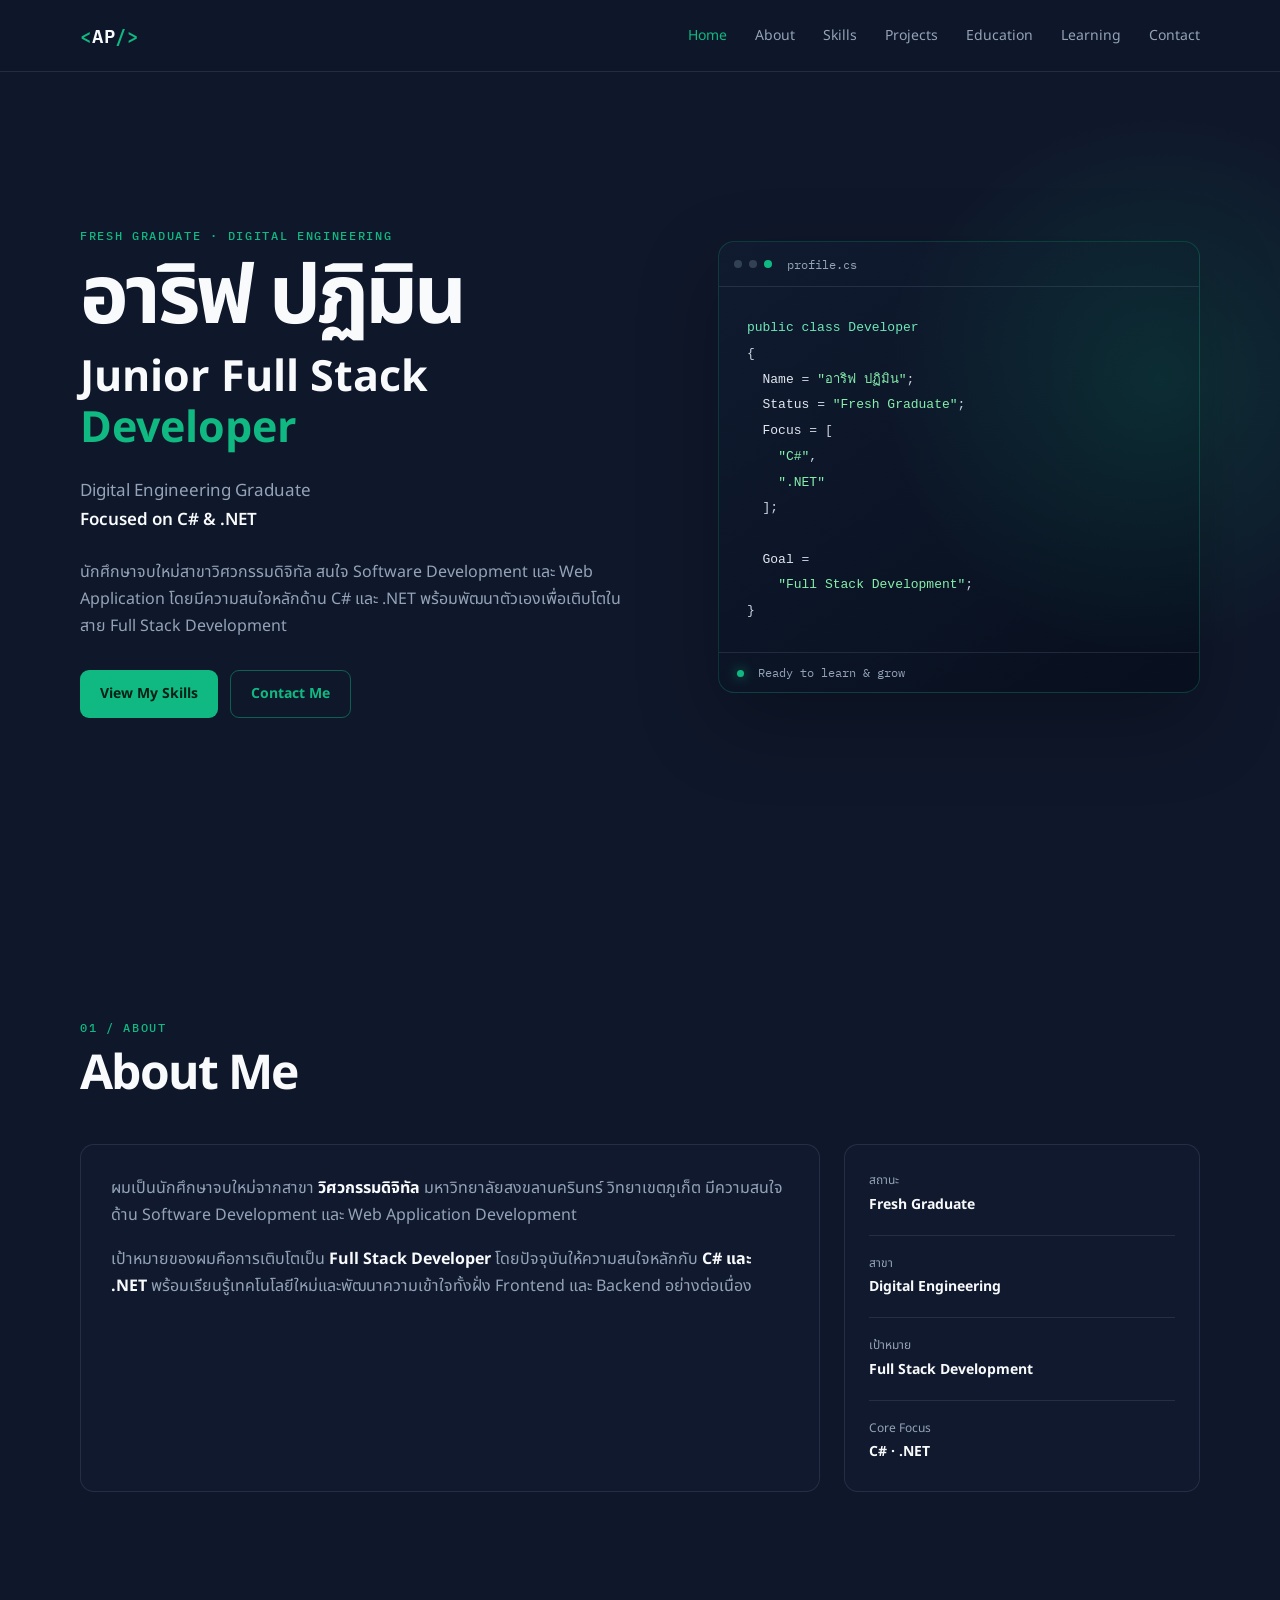
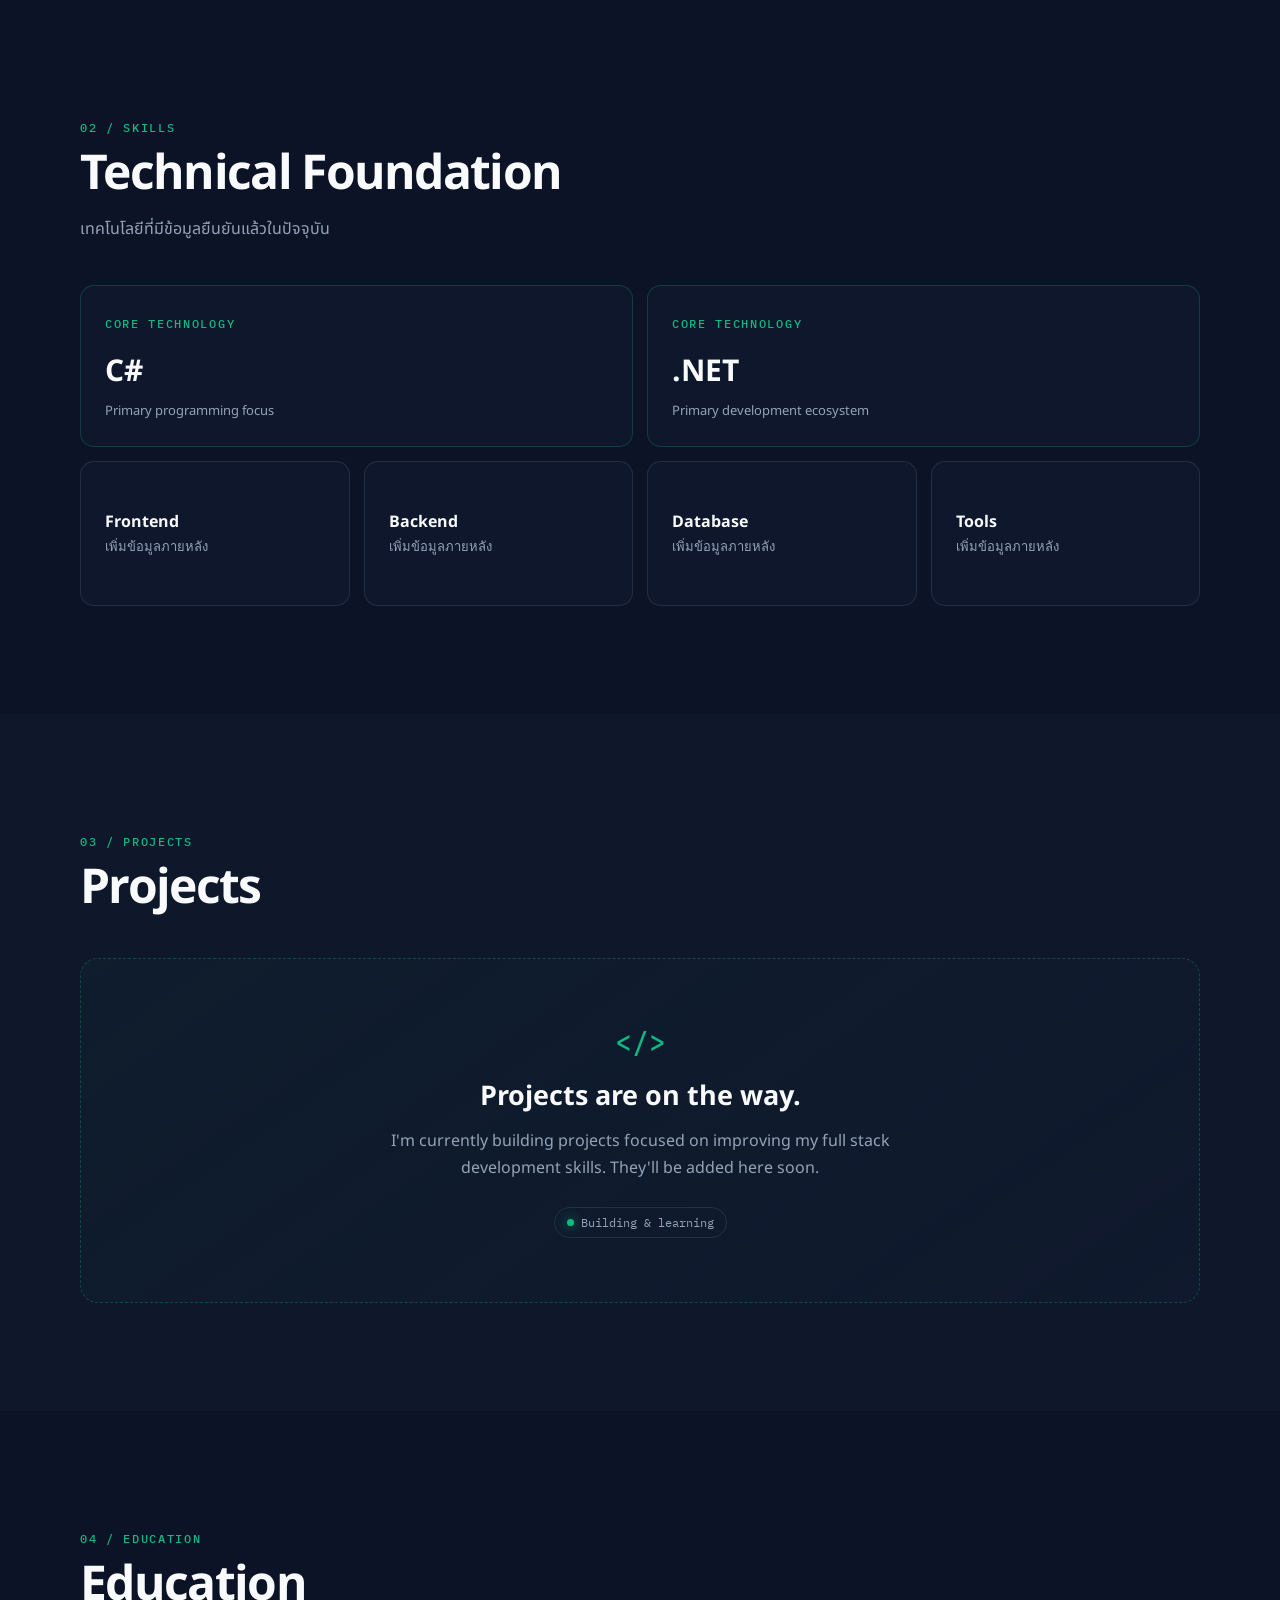
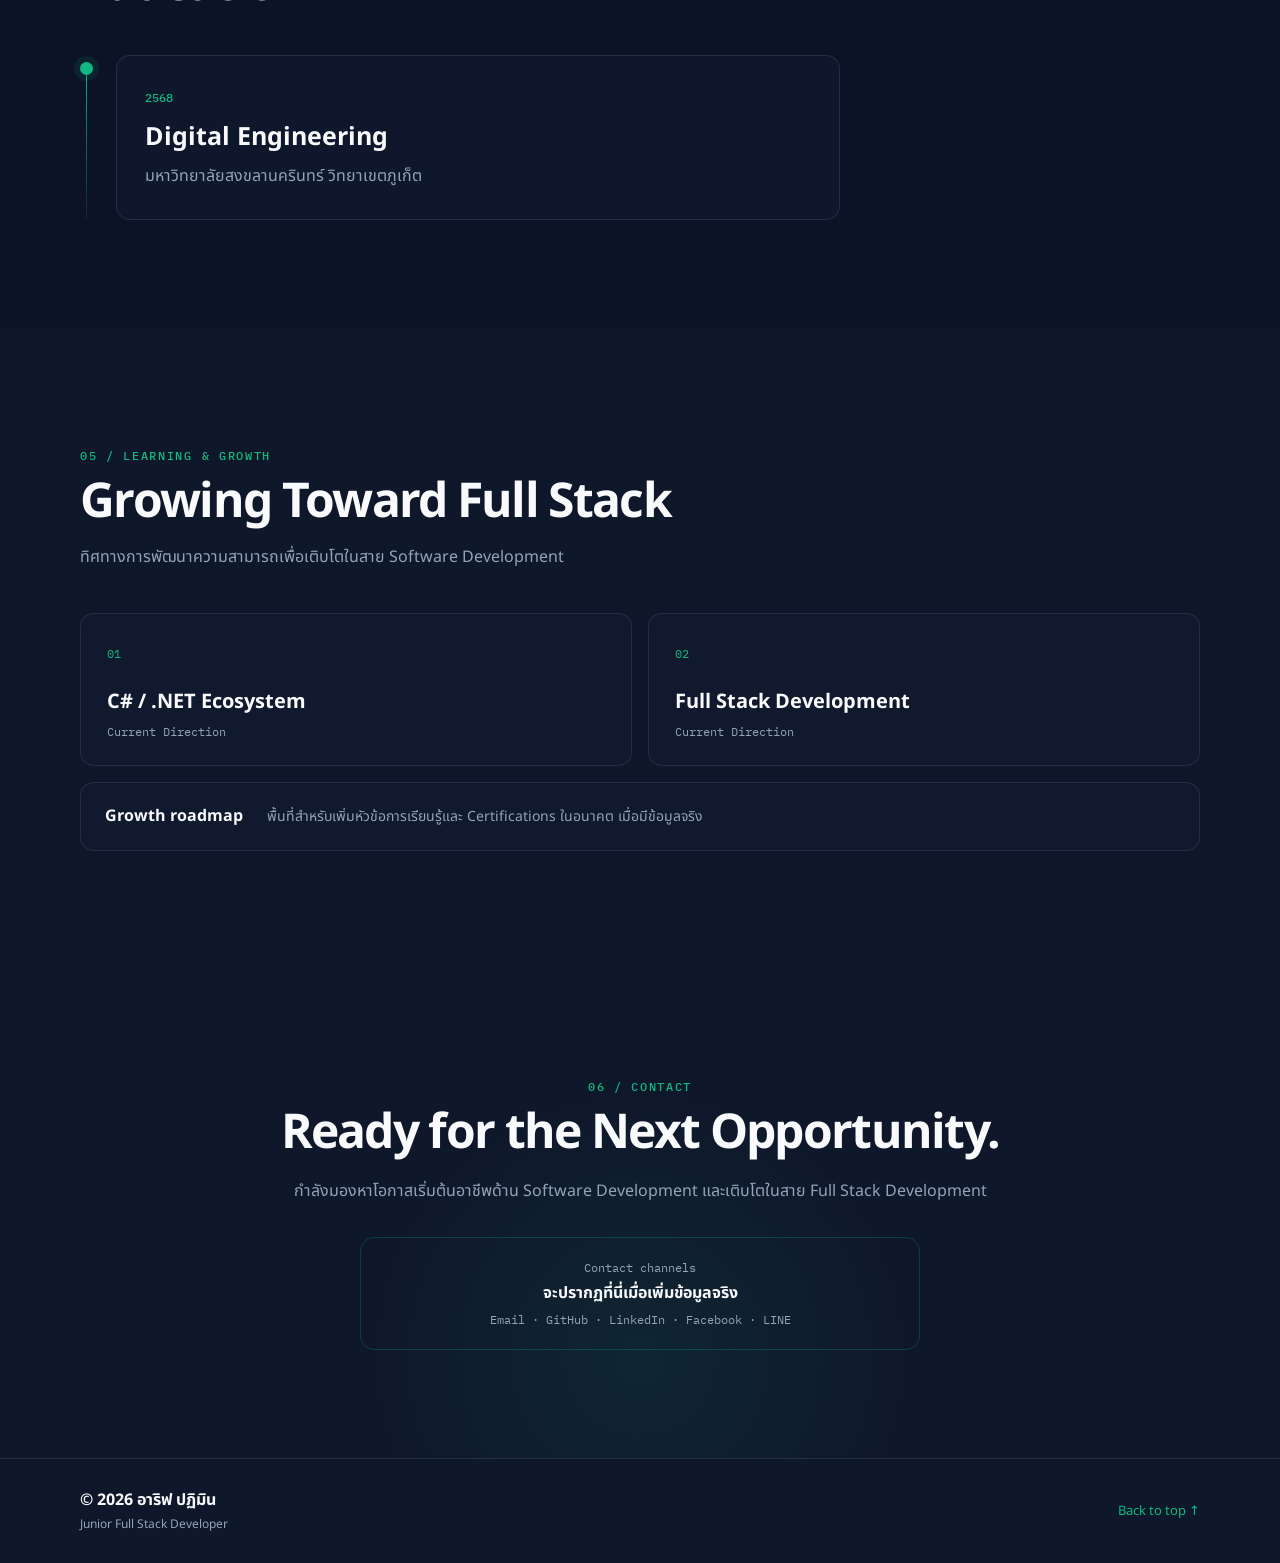
<file: index.html>
<!doctype html>
<html lang="th">
<head>
  <meta charset="utf-8">
  <meta name="viewport" content="width=device-width,initial-scale=1">
  <meta name="theme-color" content="#0F172A">
  <meta name="description" content="Portfolio ของ อาริฟ ปฏิมิน — Digital Engineering Fresh Graduate ที่สนใจ Junior Full Stack Developer โดยมุ่งเน้น C# และ .NET">
  <meta property="og:title" content="อาริฟ ปฏิมิน | Junior Full Stack Developer">
  <meta property="og:description" content="Digital Engineering Fresh Graduate focused on C# & .NET and growing toward Full Stack Development.">
  <meta property="og:type" content="website">
  <title>อาริฟ ปฏิมิน | Junior Full Stack Developer</title>
  <link rel="stylesheet" href="styles.css">
  <script src="script.js" defer></script>
</head>
<body>
  <a class="skip-link" href="#main">ข้ามไปยังเนื้อหาหลัก</a>

  <header class="site-header" id="top">
    <nav class="nav container" aria-label="เมนูหลัก">
      <a class="brand" href="#home" aria-label="กลับไปหน้าแรก"><span>&lt;</span>AP<span>/&gt;</span></a>
      <button class="menu-toggle" type="button" aria-expanded="false" aria-controls="nav-links" aria-label="เปิดเมนู">
        <span></span><span></span><span></span>
      </button>
      <div class="nav-links" id="nav-links">
        <a href="#home">Home</a>
        <a href="#about">About</a>
        <a href="#skills">Skills</a>
        <a href="#projects">Projects</a>
        <a href="#education">Education</a>
        <a href="#learning">Learning</a>
        <a href="#contact">Contact</a>
      </div>
    </nav>
  </header>

  <main id="main">
    <section class="hero section" id="home">
      <div class="hero-glow" aria-hidden="true"></div>
      <div class="container hero-grid">
        <div class="hero-copy reveal">
          <p class="eyebrow">Fresh Graduate · Digital Engineering</p>
          <h1>อาริฟ ปฏิมิน</h1>
          <p class="hero-role">Junior Full Stack <span>Developer</span></p>
          <p class="hero-sub">Digital Engineering Graduate<br><strong>Focused on C# &amp; .NET</strong></p>
          <p class="hero-intro">นักศึกษาจบใหม่สาขาวิศวกรรมดิจิทัล สนใจ Software Development และ Web Application โดยมีความสนใจหลักด้าน C# และ .NET พร้อมพัฒนาตัวเองเพื่อเติบโตในสาย Full Stack Development</p>
          <div class="actions">
            <a class="btn btn-primary" href="#skills">View My Skills</a>
            <a class="btn btn-secondary" href="#contact">Contact Me</a>
          </div>
        </div>

        <div class="code-card reveal" aria-label="Developer profile summary">
          <div class="code-top"><i></i><i></i><i></i><span>profile.cs</span></div>
          <pre><code><span class="kw">public class</span> <span class="type">Developer</span>
{
  <span class="prop">Name</span> = <span class="str">"อาริฟ ปฏิมิน"</span>;
  <span class="prop">Status</span> = <span class="str">"Fresh Graduate"</span>;
  <span class="prop">Focus</span> = [
    <span class="str">"C#"</span>,
    <span class="str">".NET"</span>
  ];

  <span class="prop">Goal</span> =
    <span class="str">"Full Stack Development"</span>;
}</code></pre>
          <div class="code-status"><span></span> Ready to learn &amp; grow</div>
        </div>
      </div>
    </section>

    <section class="section" id="about">
      <div class="container">
        <div class="section-heading reveal"><p class="section-index">01 / ABOUT</p><h2>About Me</h2></div>
        <div class="about-grid">
          <div class="panel reveal">
            <p>ผมเป็นนักศึกษาจบใหม่จากสาขา <strong>วิศวกรรมดิจิทัล</strong> มหาวิทยาลัยสงขลานครินทร์ วิทยาเขตภูเก็ต มีความสนใจด้าน Software Development และ Web Application Development</p>
            <p>เป้าหมายของผมคือการเติบโตเป็น <strong>Full Stack Developer</strong> โดยปัจจุบันให้ความสนใจหลักกับ <strong>C# และ .NET</strong> พร้อมเรียนรู้เทคโนโลยีใหม่และพัฒนาความเข้าใจทั้งฝั่ง Frontend และ Backend อย่างต่อเนื่อง</p>
          </div>
          <aside class="quick-facts reveal" aria-label="ข้อมูลโดยย่อ">
            <div><span>สถานะ</span><strong>Fresh Graduate</strong></div>
            <div><span>สาขา</span><strong>Digital Engineering</strong></div>
            <div><span>เป้าหมาย</span><strong>Full Stack Development</strong></div>
            <div><span>Core Focus</span><strong>C# · .NET</strong></div>
          </aside>
        </div>
      </div>
    </section>

    <section class="section alt" id="skills">
      <div class="container">
        <div class="section-heading reveal"><p class="section-index">02 / SKILLS</p><h2>Technical Foundation</h2><p>เทคโนโลยีที่มีข้อมูลยืนยันแล้วในปัจจุบัน</p></div>
        <div class="skills-grid">
          <article class="skill-card featured reveal"><span class="card-label">CORE TECHNOLOGY</span><h3>C#</h3><p>Primary programming focus</p></article>
          <article class="skill-card featured reveal"><span class="card-label">CORE TECHNOLOGY</span><h3>.NET</h3><p>Primary development ecosystem</p></article>
          <article class="skill-card pending reveal"><span>Frontend</span><p>เพิ่มข้อมูลภายหลัง</p></article>
          <article class="skill-card pending reveal"><span>Backend</span><p>เพิ่มข้อมูลภายหลัง</p></article>
          <article class="skill-card pending reveal"><span>Database</span><p>เพิ่มข้อมูลภายหลัง</p></article>
          <article class="skill-card pending reveal"><span>Tools</span><p>เพิ่มข้อมูลภายหลัง</p></article>
        </div>
      </div>
    </section>

    <section class="section" id="projects">
      <div class="container">
        <div class="section-heading reveal"><p class="section-index">03 / PROJECTS</p><h2>Projects</h2></div>
        <div class="empty-state reveal">
          <div class="empty-icon" aria-hidden="true">&lt;/&gt;</div>
          <h3>Projects are on the way.</h3>
          <p>I'm currently building projects focused on improving my full stack development skills. They'll be added here soon.</p>
          <span class="status-pill"><i></i> Building &amp; learning</span>
        </div>
      </div>
    </section>

    <section class="section alt" id="education">
      <div class="container">
        <div class="section-heading reveal"><p class="section-index">04 / EDUCATION</p><h2>Education</h2></div>
        <div class="timeline reveal">
          <div class="timeline-dot" aria-hidden="true"></div>
          <article class="education-card">
            <span class="year">2568</span>
            <h3>Digital Engineering</h3>
            <p>มหาวิทยาลัยสงขลานครินทร์ วิทยาเขตภูเก็ต</p>
          </article>
        </div>
      </div>
    </section>

    <section class="section" id="learning">
      <div class="container">
        <div class="section-heading reveal"><p class="section-index">05 / LEARNING &amp; GROWTH</p><h2>Growing Toward Full Stack</h2><p>ทิศทางการพัฒนาความสามารถเพื่อเติบโตในสาย Software Development</p></div>
        <div class="learning-grid">
          <article class="direction-card reveal"><span>01</span><h3>C# / .NET Ecosystem</h3><p>Current Direction</p></article>
          <article class="direction-card reveal"><span>02</span><h3>Full Stack Development</h3><p>Current Direction</p></article>
        </div>
        <div class="future-note reveal"><strong>Growth roadmap</strong><p>พื้นที่สำหรับเพิ่มหัวข้อการเรียนรู้และ Certifications ในอนาคต เมื่อมีข้อมูลจริง</p></div>
      </div>
    </section>

    <section class="section contact-section" id="contact">
      <div class="container contact-wrap reveal">
        <p class="section-index">06 / CONTACT</p>
        <h2>Ready for the Next Opportunity.</h2>
        <p>กำลังมองหาโอกาสเริ่มต้นอาชีพด้าน Software Development และเติบโตในสาย Full Stack Development</p>
        <div class="contact-placeholder" aria-label="Contact information status">
          <span>Contact channels</span>
          <strong>จะปรากฏที่นี่เมื่อเพิ่มข้อมูลจริง</strong>
          <small>Email · GitHub · LinkedIn · Facebook · LINE</small>
        </div>
      </div>
    </section>
  </main>

  <footer>
    <div class="container footer-inner">
      <div><strong>© 2026 อาริฟ ปฏิมิน</strong><span>Junior Full Stack Developer</span></div>
      <a href="#home" aria-label="กลับไปด้านบน">Back to top ↑</a>
    </div>
  </footer>
</body>
</html>
</file>
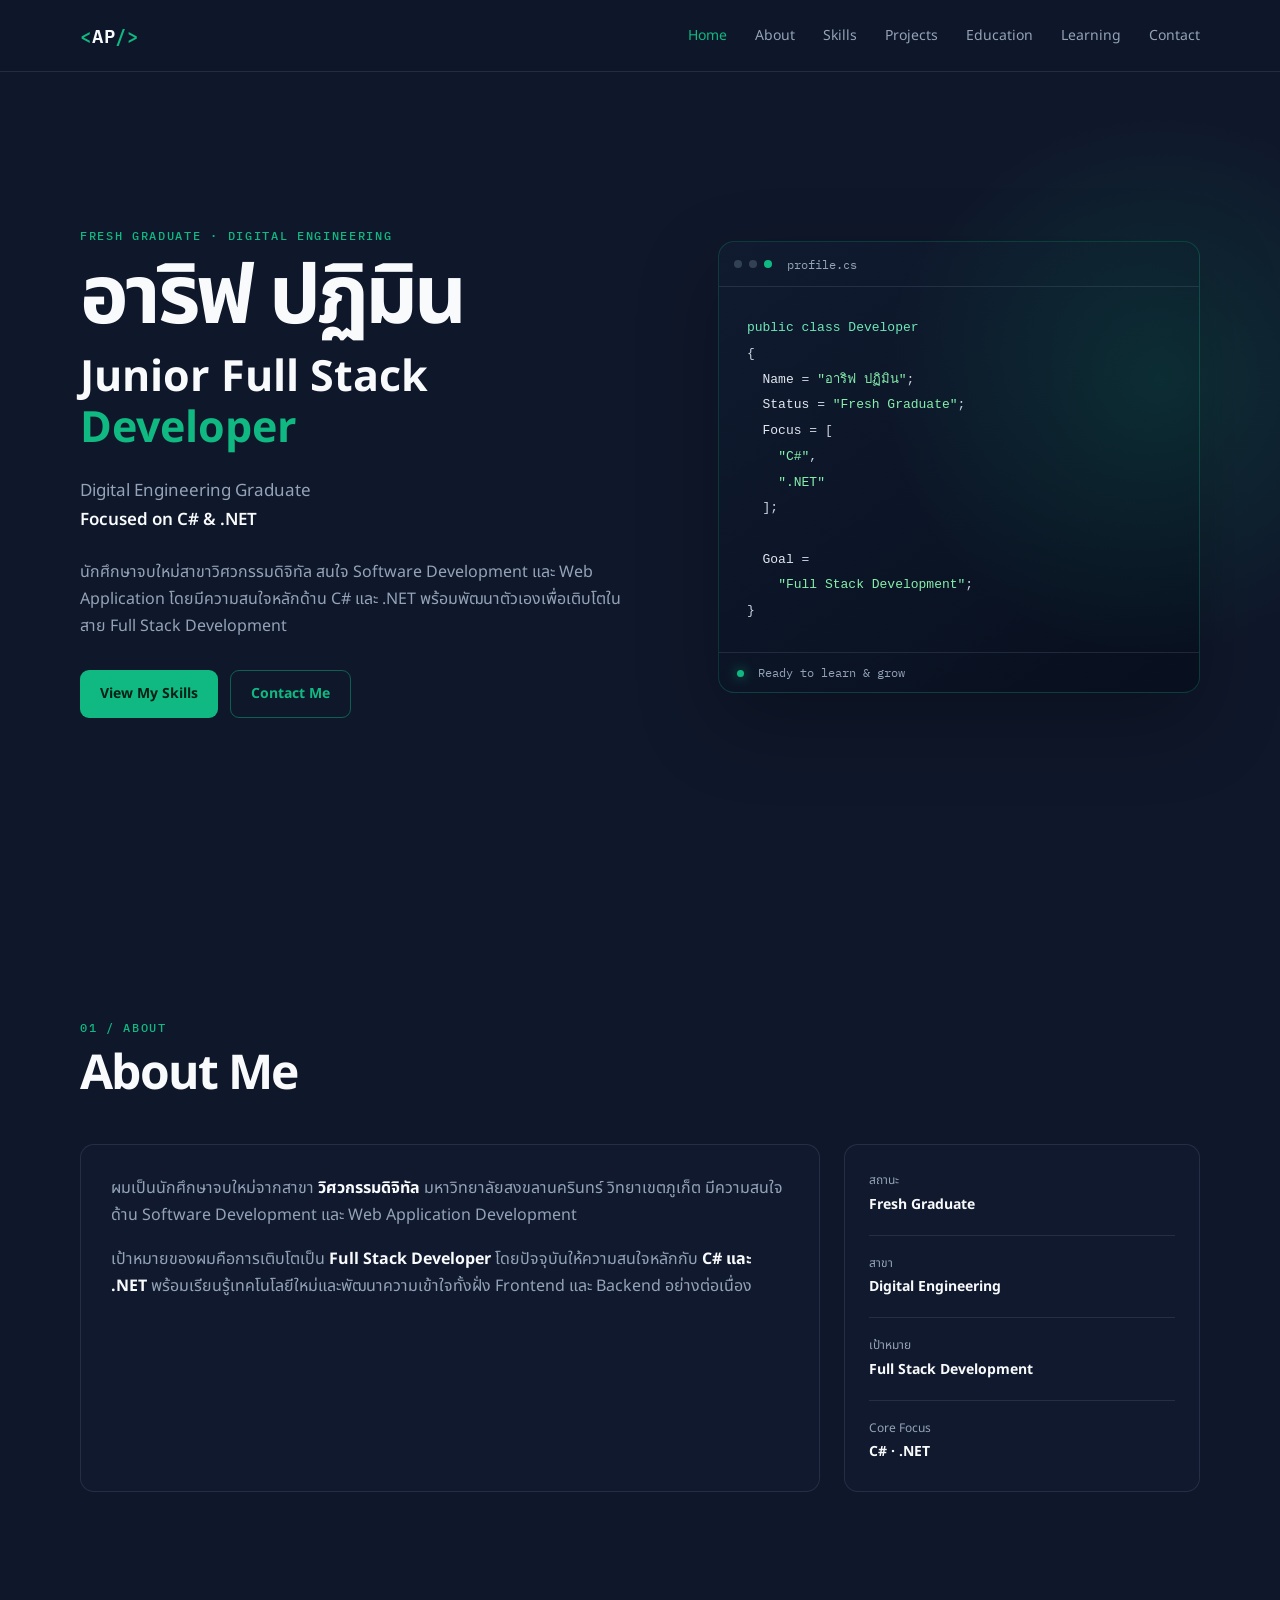
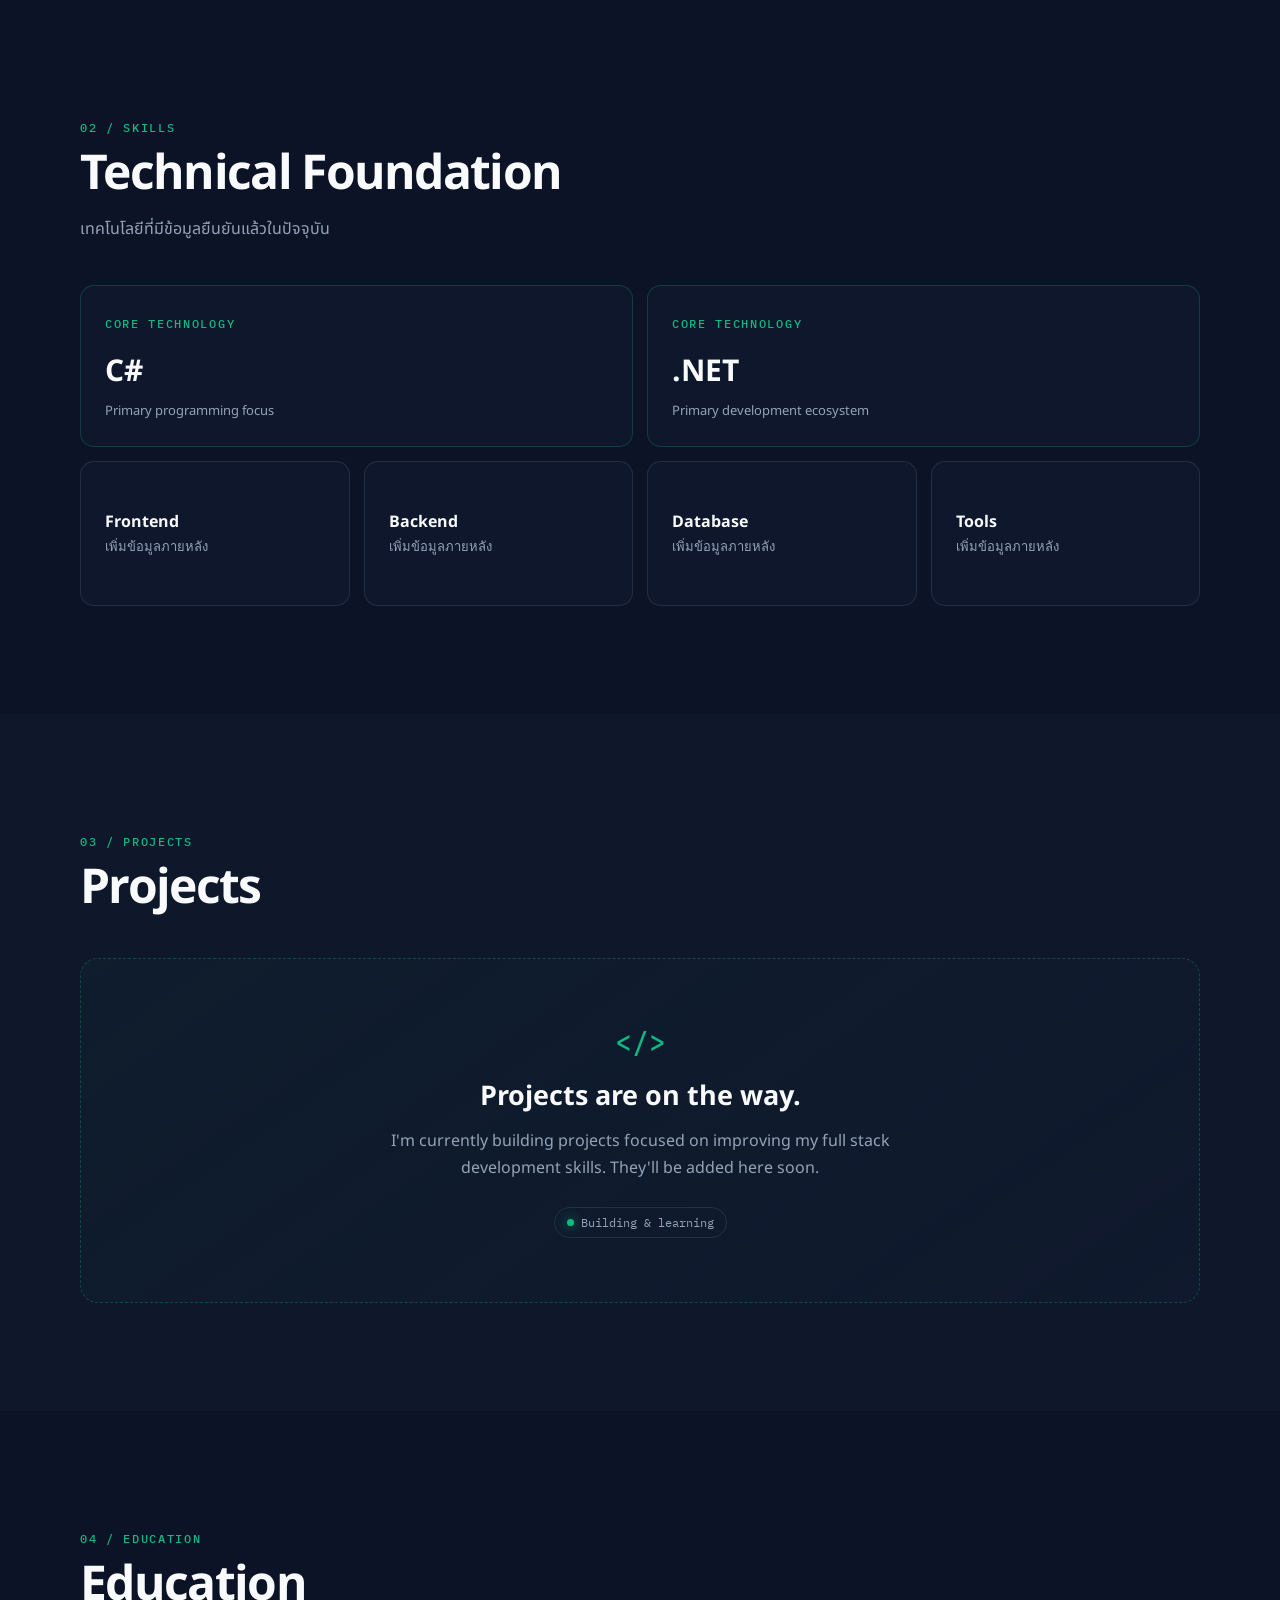
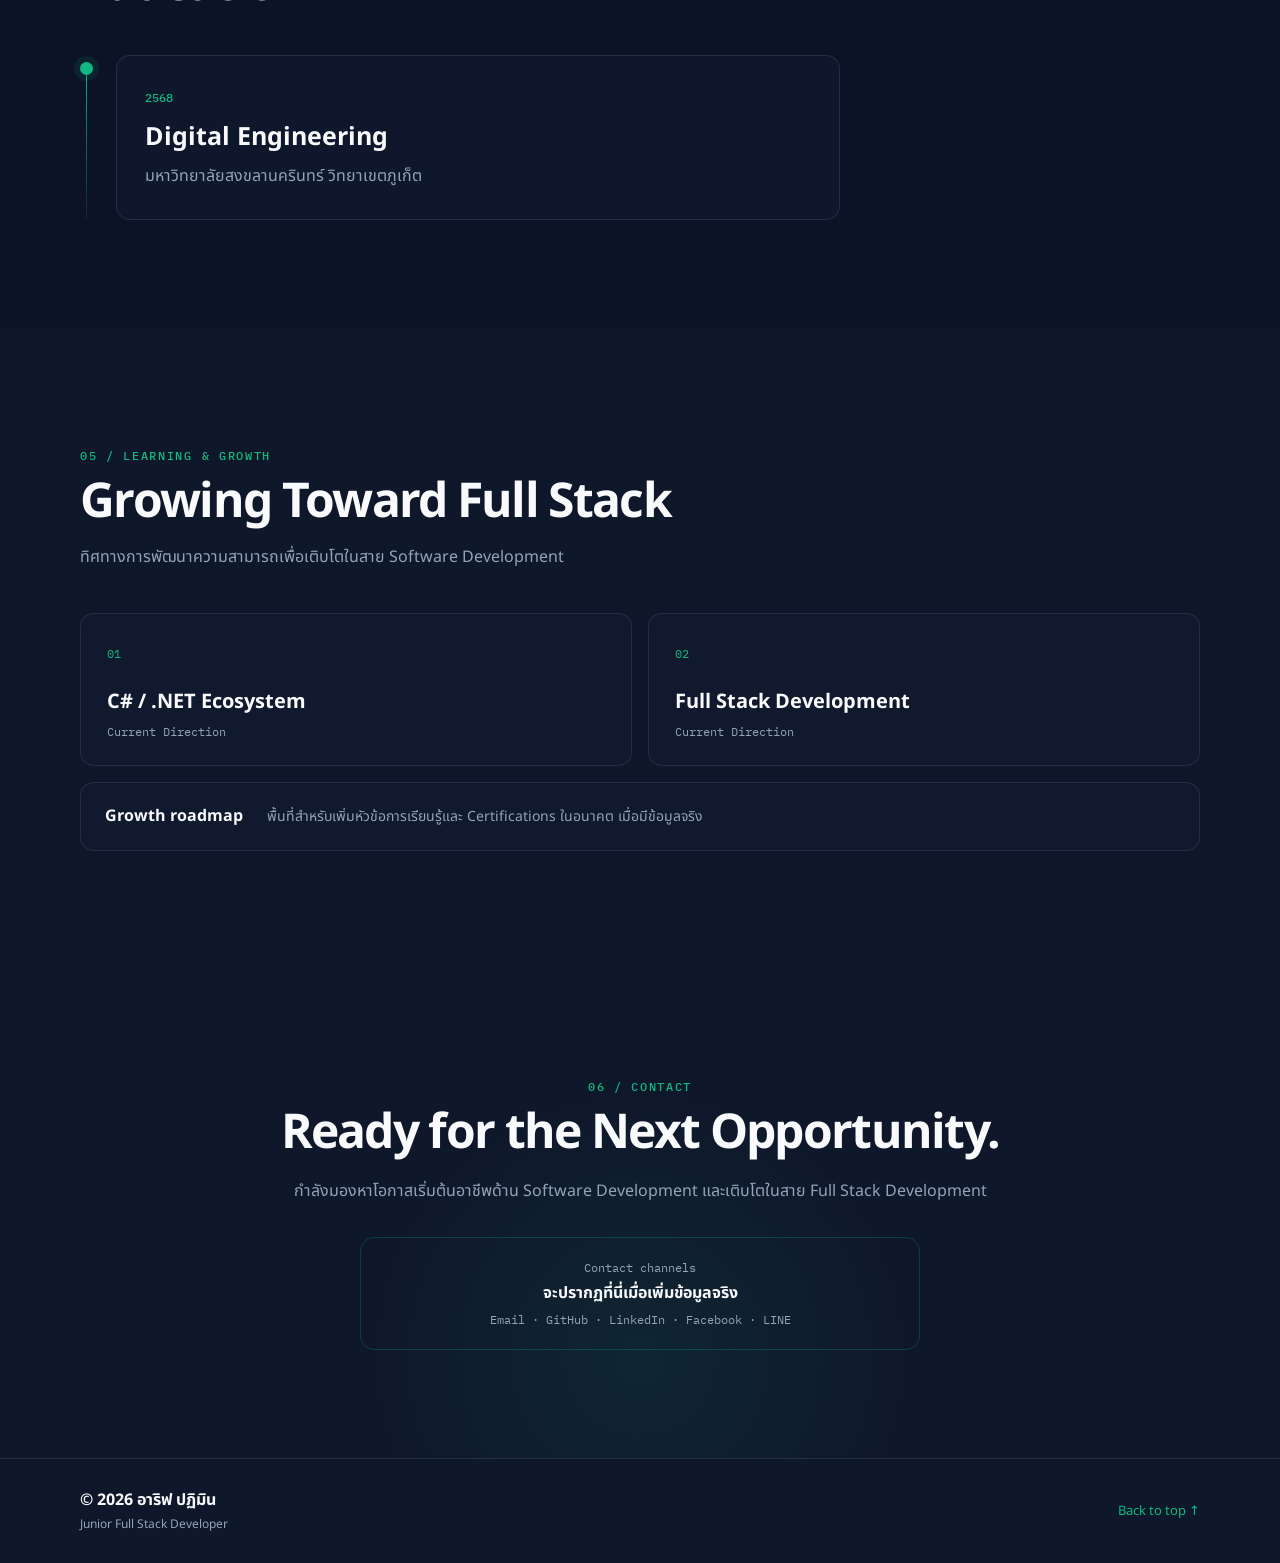
<file: arif-portfolio/index.html>
<!doctype html>
<html lang="th">
<head>
  <meta charset="utf-8">
  <meta name="viewport" content="width=device-width,initial-scale=1">
  <meta name="theme-color" content="#0F172A">
  <meta name="description" content="Portfolio ของ อาริฟ ปฏิมิน — Digital Engineering Fresh Graduate ที่สนใจ Junior Full Stack Developer โดยมุ่งเน้น C# และ .NET">
  <meta property="og:title" content="อาริฟ ปฏิมิน | Junior Full Stack Developer">
  <meta property="og:description" content="Digital Engineering Fresh Graduate focused on C# & .NET and growing toward Full Stack Development.">
  <meta property="og:type" content="website">
  <title>อาริฟ ปฏิมิน | Junior Full Stack Developer</title>
  <link rel="stylesheet" href="styles.css">
  <script src="script.js" defer></script>
</head>
<body>
  <a class="skip-link" href="#main">ข้ามไปยังเนื้อหาหลัก</a>

  <header class="site-header" id="top">
    <nav class="nav container" aria-label="เมนูหลัก">
      <a class="brand" href="#home" aria-label="กลับไปหน้าแรก"><span>&lt;</span>AP<span>/&gt;</span></a>
      <button class="menu-toggle" type="button" aria-expanded="false" aria-controls="nav-links" aria-label="เปิดเมนู">
        <span></span><span></span><span></span>
      </button>
      <div class="nav-links" id="nav-links">
        <a href="#home">Home</a>
        <a href="#about">About</a>
        <a href="#skills">Skills</a>
        <a href="#projects">Projects</a>
        <a href="#education">Education</a>
        <a href="#learning">Learning</a>
        <a href="#contact">Contact</a>
      </div>
    </nav>
  </header>

  <main id="main">
    <section class="hero section" id="home">
      <div class="hero-glow" aria-hidden="true"></div>
      <div class="container hero-grid">
        <div class="hero-copy reveal">
          <p class="eyebrow">Fresh Graduate · Digital Engineering</p>
          <h1>อาริฟ ปฏิมิน</h1>
          <p class="hero-role">Junior Full Stack <span>Developer</span></p>
          <p class="hero-sub">Digital Engineering Graduate<br><strong>Focused on C# &amp; .NET</strong></p>
          <p class="hero-intro">นักศึกษาจบใหม่สาขาวิศวกรรมดิจิทัล สนใจ Software Development และ Web Application โดยมีความสนใจหลักด้าน C# และ .NET พร้อมพัฒนาตัวเองเพื่อเติบโตในสาย Full Stack Development</p>
          <div class="actions">
            <a class="btn btn-primary" href="#skills">View My Skills</a>
            <a class="btn btn-secondary" href="#contact">Contact Me</a>
          </div>
        </div>

        <div class="code-card reveal" aria-label="Developer profile summary">
          <div class="code-top"><i></i><i></i><i></i><span>profile.cs</span></div>
          <pre><code><span class="kw">public class</span> <span class="type">Developer</span>
{
  <span class="prop">Name</span> = <span class="str">"อาริฟ ปฏิมิน"</span>;
  <span class="prop">Status</span> = <span class="str">"Fresh Graduate"</span>;
  <span class="prop">Focus</span> = [
    <span class="str">"C#"</span>,
    <span class="str">".NET"</span>
  ];

  <span class="prop">Goal</span> =
    <span class="str">"Full Stack Development"</span>;
}</code></pre>
          <div class="code-status"><span></span> Ready to learn &amp; grow</div>
        </div>
      </div>
    </section>

    <section class="section" id="about">
      <div class="container">
        <div class="section-heading reveal"><p class="section-index">01 / ABOUT</p><h2>About Me</h2></div>
        <div class="about-grid">
          <div class="panel reveal">
            <p>ผมเป็นนักศึกษาจบใหม่จากสาขา <strong>วิศวกรรมดิจิทัล</strong> มหาวิทยาลัยสงขลานครินทร์ วิทยาเขตภูเก็ต มีความสนใจด้าน Software Development และ Web Application Development</p>
            <p>เป้าหมายของผมคือการเติบโตเป็น <strong>Full Stack Developer</strong> โดยปัจจุบันให้ความสนใจหลักกับ <strong>C# และ .NET</strong> พร้อมเรียนรู้เทคโนโลยีใหม่และพัฒนาความเข้าใจทั้งฝั่ง Frontend และ Backend อย่างต่อเนื่อง</p>
          </div>
          <aside class="quick-facts reveal" aria-label="ข้อมูลโดยย่อ">
            <div><span>สถานะ</span><strong>Fresh Graduate</strong></div>
            <div><span>สาขา</span><strong>Digital Engineering</strong></div>
            <div><span>เป้าหมาย</span><strong>Full Stack Development</strong></div>
            <div><span>Core Focus</span><strong>C# · .NET</strong></div>
          </aside>
        </div>
      </div>
    </section>

    <section class="section alt" id="skills">
      <div class="container">
        <div class="section-heading reveal"><p class="section-index">02 / SKILLS</p><h2>Technical Foundation</h2><p>เทคโนโลยีที่มีข้อมูลยืนยันแล้วในปัจจุบัน</p></div>
        <div class="skills-grid">
          <article class="skill-card featured reveal"><span class="card-label">CORE TECHNOLOGY</span><h3>C#</h3><p>Primary programming focus</p></article>
          <article class="skill-card featured reveal"><span class="card-label">CORE TECHNOLOGY</span><h3>.NET</h3><p>Primary development ecosystem</p></article>
          <article class="skill-card pending reveal"><span>Frontend</span><p>เพิ่มข้อมูลภายหลัง</p></article>
          <article class="skill-card pending reveal"><span>Backend</span><p>เพิ่มข้อมูลภายหลัง</p></article>
          <article class="skill-card pending reveal"><span>Database</span><p>เพิ่มข้อมูลภายหลัง</p></article>
          <article class="skill-card pending reveal"><span>Tools</span><p>เพิ่มข้อมูลภายหลัง</p></article>
        </div>
      </div>
    </section>

    <section class="section" id="projects">
      <div class="container">
        <div class="section-heading reveal"><p class="section-index">03 / PROJECTS</p><h2>Projects</h2></div>
        <div class="empty-state reveal">
          <div class="empty-icon" aria-hidden="true">&lt;/&gt;</div>
          <h3>Projects are on the way.</h3>
          <p>I'm currently building projects focused on improving my full stack development skills. They'll be added here soon.</p>
          <span class="status-pill"><i></i> Building &amp; learning</span>
        </div>
      </div>
    </section>

    <section class="section alt" id="education">
      <div class="container">
        <div class="section-heading reveal"><p class="section-index">04 / EDUCATION</p><h2>Education</h2></div>
        <div class="timeline reveal">
          <div class="timeline-dot" aria-hidden="true"></div>
          <article class="education-card">
            <span class="year">2568</span>
            <h3>Digital Engineering</h3>
            <p>มหาวิทยาลัยสงขลานครินทร์ วิทยาเขตภูเก็ต</p>
          </article>
        </div>
      </div>
    </section>

    <section class="section" id="learning">
      <div class="container">
        <div class="section-heading reveal"><p class="section-index">05 / LEARNING &amp; GROWTH</p><h2>Growing Toward Full Stack</h2><p>ทิศทางการพัฒนาความสามารถเพื่อเติบโตในสาย Software Development</p></div>
        <div class="learning-grid">
          <article class="direction-card reveal"><span>01</span><h3>C# / .NET Ecosystem</h3><p>Current Direction</p></article>
          <article class="direction-card reveal"><span>02</span><h3>Full Stack Development</h3><p>Current Direction</p></article>
        </div>
        <div class="future-note reveal"><strong>Growth roadmap</strong><p>พื้นที่สำหรับเพิ่มหัวข้อการเรียนรู้และ Certifications ในอนาคต เมื่อมีข้อมูลจริง</p></div>
      </div>
    </section>

    <section class="section contact-section" id="contact">
      <div class="container contact-wrap reveal">
        <p class="section-index">06 / CONTACT</p>
        <h2>Ready for the Next Opportunity.</h2>
        <p>กำลังมองหาโอกาสเริ่มต้นอาชีพด้าน Software Development และเติบโตในสาย Full Stack Development</p>
        <div class="contact-placeholder" aria-label="Contact information status">
          <span>Contact channels</span>
          <strong>จะปรากฏที่นี่เมื่อเพิ่มข้อมูลจริง</strong>
          <small>Email · GitHub · LinkedIn · Facebook · LINE</small>
        </div>
      </div>
    </section>
  </main>

  <footer>
    <div class="container footer-inner">
      <div><strong>© 2026 อาริฟ ปฏิมิน</strong><span>Junior Full Stack Developer</span></div>
      <a href="#home" aria-label="กลับไปด้านบน">Back to top ↑</a>
    </div>
  </footer>
</body>
</html>
</file>
<file: styles.css>
@import url('https://fonts.googleapis.com/css2?family=IBM+Plex+Mono:wght@400;500&family=Noto+Sans+Thai:wght@400;500;600;700;800&display=swap');

:root{--bg:#0F172A;--bg2:#0b1220;--panel:#111c31;--emerald:#10B981;--deep:#064E3B;--text:#F8FAFC;--muted:#94A3B8;--line:rgba(148,163,184,.16);--nav-h:72px}
*{box-sizing:border-box}
html{scroll-behavior:smooth;scroll-padding-top:var(--nav-h)}
body{margin:0;background:var(--bg);color:var(--text);font-family:"Noto Sans Thai",system-ui,sans-serif;line-height:1.7}
a{color:inherit;text-decoration:none} button{font:inherit}
.container{width:min(1120px,calc(100% - 40px));margin:auto}.section{padding:108px 0;position:relative}.alt{background:rgba(2,6,23,.22)}
.skip-link{position:fixed;left:12px;top:-60px;z-index:999;background:var(--emerald);color:#03120d;padding:10px 14px;border-radius:8px}.skip-link:focus{top:12px}
.site-header{height:var(--nav-h);position:fixed;inset:0 0 auto;z-index:50;background:rgba(15,23,42,.82);backdrop-filter:blur(16px);border-bottom:1px solid var(--line)}
.nav{height:100%;display:flex;align-items:center;justify-content:space-between}.brand{font:600 19px "IBM Plex Mono",monospace;letter-spacing:.04em}.brand span{color:var(--emerald)}
.nav-links{display:flex;align-items:center;gap:28px}.nav-links a{font-size:14px;color:var(--muted);transition:.2s}.nav-links a:hover,.nav-links a.active{color:var(--emerald)}
.menu-toggle{display:none;background:none;border:0;padding:10px;cursor:pointer}.menu-toggle span{display:block;width:24px;height:2px;background:var(--text);margin:5px}
.hero{min-height:100vh;display:flex;align-items:center;padding-top:calc(var(--nav-h) + 70px);overflow:hidden}.hero-glow{position:absolute;width:600px;height:600px;right:-180px;top:80px;background:radial-gradient(circle,rgba(16,185,129,.15),transparent 65%);pointer-events:none}
.hero-grid{display:grid;grid-template-columns:1.08fr .92fr;gap:72px;align-items:center}.eyebrow,.section-index,.card-label{font:500 12px "IBM Plex Mono",monospace;letter-spacing:.14em;color:var(--emerald);text-transform:uppercase}
h1{font-size:clamp(48px,7vw,82px);line-height:1.06;margin:12px 0 10px;letter-spacing:-.045em}h2{font-size:clamp(32px,4vw,48px);line-height:1.15;margin:7px 0 14px;letter-spacing:-.035em}
.hero-role{font-size:clamp(26px,3.6vw,43px);font-weight:700;line-height:1.2;margin:0 0 22px}.hero-role span{color:var(--emerald)}.hero-sub{color:var(--muted);font-size:17px}.hero-sub strong{color:var(--text);font-weight:600}.hero-intro{max-width:670px;color:var(--muted);font-size:16px;margin:24px 0 30px}
.actions{display:flex;gap:12px;flex-wrap:wrap}.btn{display:inline-flex;min-height:48px;align-items:center;justify-content:center;padding:0 20px;border-radius:9px;font-weight:700;font-size:14px;transition:.2s}.btn-primary{background:var(--emerald);color:#052016}.btn-primary:hover{transform:translateY(-2px);box-shadow:0 8px 28px rgba(16,185,129,.2)}.btn-secondary{border:1px solid rgba(16,185,129,.45);color:var(--emerald)}.btn-secondary:hover{background:rgba(16,185,129,.07)}
.code-card{background:linear-gradient(145deg,rgba(17,28,49,.96),rgba(8,16,30,.96));border:1px solid rgba(16,185,129,.23);border-radius:16px;box-shadow:0 30px 80px rgba(0,0,0,.25);overflow:hidden;transform:rotate(1deg)}.code-top{height:45px;border-bottom:1px solid var(--line);display:flex;align-items:center;gap:7px;padding:0 15px;color:var(--muted);font:12px "IBM Plex Mono",monospace}.code-top i{width:8px;height:8px;border-radius:50%;background:#334155}.code-top i:nth-child(3){background:var(--emerald)}.code-top span{margin-left:8px}.code-card pre{margin:0;padding:28px;overflow:auto;font:13px/1.9 "IBM Plex Mono",monospace;color:#cbd5e1}.kw,.type{color:#6ee7b7}.prop{color:#e2e8f0}.str{color:#86efac}.code-status{border-top:1px solid var(--line);padding:12px 18px;color:var(--muted);font:12px "IBM Plex Mono",monospace}.code-status span,.status-pill i{display:inline-block;width:7px;height:7px;background:var(--emerald);border-radius:50%;margin-right:7px;box-shadow:0 0 12px rgba(16,185,129,.8)}
.section-heading{max-width:720px;margin-bottom:42px}.section-heading>p:not(.section-index){color:var(--muted);margin:0}.about-grid{display:grid;grid-template-columns:1.35fr .65fr;gap:24px}.panel,.quick-facts,.skill-card,.education-card,.direction-card,.future-note{border:1px solid var(--line);background:rgba(17,28,49,.6);border-radius:14px}.panel{padding:30px}.panel p{color:var(--muted);margin:0 0 16px}.panel p:last-child{margin-bottom:0}.panel strong{color:var(--text)}.quick-facts{padding:8px 24px}.quick-facts div{padding:17px 0;border-bottom:1px solid var(--line)}.quick-facts div:last-child{border:0}.quick-facts span{display:block;color:var(--muted);font-size:12px}.quick-facts strong{font-size:14px}
.skills-grid{display:grid;grid-template-columns:repeat(4,1fr);gap:14px}.skill-card{padding:24px;min-height:145px;transition:.2s}.skill-card:hover{border-color:rgba(16,185,129,.55);transform:translateY(-3px)}.skill-card.featured{grid-column:span 2;border-color:rgba(16,185,129,.25)}.skill-card h3{font-size:30px;margin:10px 0 2px}.skill-card p{color:var(--muted);font-size:13px;margin:0}.pending{display:flex;flex-direction:column;justify-content:center}.pending span{font-weight:700}.pending p{font-family:"IBM Plex Mono",monospace}
.empty-state{border:1px dashed rgba(16,185,129,.3);background:linear-gradient(145deg,rgba(16,185,129,.035),rgba(17,28,49,.45));border-radius:18px;text-align:center;padding:64px 24px}.empty-icon{font:500 28px "IBM Plex Mono",monospace;color:var(--emerald);margin-bottom:14px}.empty-state h3{font-size:27px;margin:0 0 8px}.empty-state>p{color:var(--muted);max-width:600px;margin:0 auto 24px}.status-pill{display:inline-flex;align-items:center;border:1px solid var(--line);border-radius:999px;padding:7px 12px;color:var(--muted);font:12px "IBM Plex Mono",monospace}
.timeline{position:relative;padding-left:36px;max-width:760px}.timeline:before{content:"";position:absolute;left:6px;top:7px;bottom:0;width:1px;background:linear-gradient(var(--emerald),rgba(16,185,129,.1))}.timeline-dot{position:absolute;left:0;top:7px;width:13px;height:13px;border-radius:50%;background:var(--emerald);box-shadow:0 0 0 6px rgba(16,185,129,.1)}.education-card{padding:28px}.year{font:500 12px "IBM Plex Mono",monospace;color:var(--emerald)}.education-card h3{font-size:25px;margin:5px 0}.education-card p{color:var(--muted);margin:0}
.learning-grid{display:grid;grid-template-columns:1fr 1fr;gap:16px}.direction-card{padding:26px}.direction-card>span{font:12px "IBM Plex Mono",monospace;color:var(--emerald)}.direction-card h3{font-size:20px;margin:18px 0 5px}.direction-card p{margin:0;color:var(--muted);font:12px "IBM Plex Mono",monospace}.future-note{margin-top:16px;padding:20px 24px;display:flex;gap:24px;align-items:center}.future-note strong{white-space:nowrap}.future-note p{margin:0;color:var(--muted);font-size:14px}
.contact-section{text-align:center;background:radial-gradient(circle at 50% 80%,rgba(16,185,129,.09),transparent 38%)}.contact-wrap{max-width:780px}.contact-wrap>p:not(.section-index){color:var(--muted)}.contact-placeholder{margin:32px auto 0;border:1px solid rgba(16,185,129,.25);border-radius:14px;padding:22px;max-width:560px}.contact-placeholder span,.contact-placeholder small{display:block;color:var(--muted);font:12px "IBM Plex Mono",monospace}.contact-placeholder strong{display:block;margin:5px 0}
footer{border-top:1px solid var(--line);padding:28px 0}.footer-inner{display:flex;align-items:center;justify-content:space-between}.footer-inner div span{display:block;color:var(--muted);font-size:12px}.footer-inner a{color:var(--emerald);font-size:13px}
:focus-visible{outline:3px solid var(--emerald);outline-offset:4px;border-radius:4px}.reveal{opacity:0;transform:translateY(18px);transition:opacity .65s ease,transform .65s ease}.reveal.visible{opacity:1;transform:none}
@media(max-width:820px){.section{padding:84px 0}.hero-grid,.about-grid{grid-template-columns:1fr}.hero-grid{gap:48px}.code-card{transform:none}.skills-grid{grid-template-columns:1fr 1fr}.skill-card.featured{grid-column:span 1}.nav-links{position:absolute;top:var(--nav-h);left:0;right:0;display:none;flex-direction:column;align-items:stretch;gap:0;background:#0d1729;border-bottom:1px solid var(--line);padding:12px 20px 18px}.nav-links.open{display:flex}.nav-links a{padding:12px}.menu-toggle{display:block}.learning-grid{grid-template-columns:1fr}}
@media(max-width:520px){.container{width:min(100% - 28px,1120px)}.hero{padding-top:120px;padding-bottom:72px;min-height:auto}h1{font-size:44px}.hero-role{font-size:27px}.actions .btn{width:100%}.skills-grid{grid-template-columns:1fr}.future-note{align-items:flex-start;flex-direction:column;gap:4px}.footer-inner{align-items:flex-start;flex-direction:column;gap:14px}.code-card pre{font-size:11px;padding:20px}}
@media(prefers-reduced-motion:reduce){html{scroll-behavior:auto}*,*:before,*:after{animation-duration:.01ms!important;transition-duration:.01ms!important}.reveal{opacity:1;transform:none}}
</file>
<file: arif-portfolio/styles.css>
@import url('https://fonts.googleapis.com/css2?family=IBM+Plex+Mono:wght@400;500&family=Noto+Sans+Thai:wght@400;500;600;700;800&display=swap');

:root{--bg:#0F172A;--bg2:#0b1220;--panel:#111c31;--emerald:#10B981;--deep:#064E3B;--text:#F8FAFC;--muted:#94A3B8;--line:rgba(148,163,184,.16);--nav-h:72px}
*{box-sizing:border-box}
html{scroll-behavior:smooth;scroll-padding-top:var(--nav-h)}
body{margin:0;background:var(--bg);color:var(--text);font-family:"Noto Sans Thai",system-ui,sans-serif;line-height:1.7}
a{color:inherit;text-decoration:none} button{font:inherit}
.container{width:min(1120px,calc(100% - 40px));margin:auto}.section{padding:108px 0;position:relative}.alt{background:rgba(2,6,23,.22)}
.skip-link{position:fixed;left:12px;top:-60px;z-index:999;background:var(--emerald);color:#03120d;padding:10px 14px;border-radius:8px}.skip-link:focus{top:12px}
.site-header{height:var(--nav-h);position:fixed;inset:0 0 auto;z-index:50;background:rgba(15,23,42,.82);backdrop-filter:blur(16px);border-bottom:1px solid var(--line)}
.nav{height:100%;display:flex;align-items:center;justify-content:space-between}.brand{font:600 19px "IBM Plex Mono",monospace;letter-spacing:.04em}.brand span{color:var(--emerald)}
.nav-links{display:flex;align-items:center;gap:28px}.nav-links a{font-size:14px;color:var(--muted);transition:.2s}.nav-links a:hover,.nav-links a.active{color:var(--emerald)}
.menu-toggle{display:none;background:none;border:0;padding:10px;cursor:pointer}.menu-toggle span{display:block;width:24px;height:2px;background:var(--text);margin:5px}
.hero{min-height:100vh;display:flex;align-items:center;padding-top:calc(var(--nav-h) + 70px);overflow:hidden}.hero-glow{position:absolute;width:600px;height:600px;right:-180px;top:80px;background:radial-gradient(circle,rgba(16,185,129,.15),transparent 65%);pointer-events:none}
.hero-grid{display:grid;grid-template-columns:1.08fr .92fr;gap:72px;align-items:center}.eyebrow,.section-index,.card-label{font:500 12px "IBM Plex Mono",monospace;letter-spacing:.14em;color:var(--emerald);text-transform:uppercase}
h1{font-size:clamp(48px,7vw,82px);line-height:1.06;margin:12px 0 10px;letter-spacing:-.045em}h2{font-size:clamp(32px,4vw,48px);line-height:1.15;margin:7px 0 14px;letter-spacing:-.035em}
.hero-role{font-size:clamp(26px,3.6vw,43px);font-weight:700;line-height:1.2;margin:0 0 22px}.hero-role span{color:var(--emerald)}.hero-sub{color:var(--muted);font-size:17px}.hero-sub strong{color:var(--text);font-weight:600}.hero-intro{max-width:670px;color:var(--muted);font-size:16px;margin:24px 0 30px}
.actions{display:flex;gap:12px;flex-wrap:wrap}.btn{display:inline-flex;min-height:48px;align-items:center;justify-content:center;padding:0 20px;border-radius:9px;font-weight:700;font-size:14px;transition:.2s}.btn-primary{background:var(--emerald);color:#052016}.btn-primary:hover{transform:translateY(-2px);box-shadow:0 8px 28px rgba(16,185,129,.2)}.btn-secondary{border:1px solid rgba(16,185,129,.45);color:var(--emerald)}.btn-secondary:hover{background:rgba(16,185,129,.07)}
.code-card{background:linear-gradient(145deg,rgba(17,28,49,.96),rgba(8,16,30,.96));border:1px solid rgba(16,185,129,.23);border-radius:16px;box-shadow:0 30px 80px rgba(0,0,0,.25);overflow:hidden;transform:rotate(1deg)}.code-top{height:45px;border-bottom:1px solid var(--line);display:flex;align-items:center;gap:7px;padding:0 15px;color:var(--muted);font:12px "IBM Plex Mono",monospace}.code-top i{width:8px;height:8px;border-radius:50%;background:#334155}.code-top i:nth-child(3){background:var(--emerald)}.code-top span{margin-left:8px}.code-card pre{margin:0;padding:28px;overflow:auto;font:13px/1.9 "IBM Plex Mono",monospace;color:#cbd5e1}.kw,.type{color:#6ee7b7}.prop{color:#e2e8f0}.str{color:#86efac}.code-status{border-top:1px solid var(--line);padding:12px 18px;color:var(--muted);font:12px "IBM Plex Mono",monospace}.code-status span,.status-pill i{display:inline-block;width:7px;height:7px;background:var(--emerald);border-radius:50%;margin-right:7px;box-shadow:0 0 12px rgba(16,185,129,.8)}
.section-heading{max-width:720px;margin-bottom:42px}.section-heading>p:not(.section-index){color:var(--muted);margin:0}.about-grid{display:grid;grid-template-columns:1.35fr .65fr;gap:24px}.panel,.quick-facts,.skill-card,.education-card,.direction-card,.future-note{border:1px solid var(--line);background:rgba(17,28,49,.6);border-radius:14px}.panel{padding:30px}.panel p{color:var(--muted);margin:0 0 16px}.panel p:last-child{margin-bottom:0}.panel strong{color:var(--text)}.quick-facts{padding:8px 24px}.quick-facts div{padding:17px 0;border-bottom:1px solid var(--line)}.quick-facts div:last-child{border:0}.quick-facts span{display:block;color:var(--muted);font-size:12px}.quick-facts strong{font-size:14px}
.skills-grid{display:grid;grid-template-columns:repeat(4,1fr);gap:14px}.skill-card{padding:24px;min-height:145px;transition:.2s}.skill-card:hover{border-color:rgba(16,185,129,.55);transform:translateY(-3px)}.skill-card.featured{grid-column:span 2;border-color:rgba(16,185,129,.25)}.skill-card h3{font-size:30px;margin:10px 0 2px}.skill-card p{color:var(--muted);font-size:13px;margin:0}.pending{display:flex;flex-direction:column;justify-content:center}.pending span{font-weight:700}.pending p{font-family:"IBM Plex Mono",monospace}
.empty-state{border:1px dashed rgba(16,185,129,.3);background:linear-gradient(145deg,rgba(16,185,129,.035),rgba(17,28,49,.45));border-radius:18px;text-align:center;padding:64px 24px}.empty-icon{font:500 28px "IBM Plex Mono",monospace;color:var(--emerald);margin-bottom:14px}.empty-state h3{font-size:27px;margin:0 0 8px}.empty-state>p{color:var(--muted);max-width:600px;margin:0 auto 24px}.status-pill{display:inline-flex;align-items:center;border:1px solid var(--line);border-radius:999px;padding:7px 12px;color:var(--muted);font:12px "IBM Plex Mono",monospace}
.timeline{position:relative;padding-left:36px;max-width:760px}.timeline:before{content:"";position:absolute;left:6px;top:7px;bottom:0;width:1px;background:linear-gradient(var(--emerald),rgba(16,185,129,.1))}.timeline-dot{position:absolute;left:0;top:7px;width:13px;height:13px;border-radius:50%;background:var(--emerald);box-shadow:0 0 0 6px rgba(16,185,129,.1)}.education-card{padding:28px}.year{font:500 12px "IBM Plex Mono",monospace;color:var(--emerald)}.education-card h3{font-size:25px;margin:5px 0}.education-card p{color:var(--muted);margin:0}
.learning-grid{display:grid;grid-template-columns:1fr 1fr;gap:16px}.direction-card{padding:26px}.direction-card>span{font:12px "IBM Plex Mono",monospace;color:var(--emerald)}.direction-card h3{font-size:20px;margin:18px 0 5px}.direction-card p{margin:0;color:var(--muted);font:12px "IBM Plex Mono",monospace}.future-note{margin-top:16px;padding:20px 24px;display:flex;gap:24px;align-items:center}.future-note strong{white-space:nowrap}.future-note p{margin:0;color:var(--muted);font-size:14px}
.contact-section{text-align:center;background:radial-gradient(circle at 50% 80%,rgba(16,185,129,.09),transparent 38%)}.contact-wrap{max-width:780px}.contact-wrap>p:not(.section-index){color:var(--muted)}.contact-placeholder{margin:32px auto 0;border:1px solid rgba(16,185,129,.25);border-radius:14px;padding:22px;max-width:560px}.contact-placeholder span,.contact-placeholder small{display:block;color:var(--muted);font:12px "IBM Plex Mono",monospace}.contact-placeholder strong{display:block;margin:5px 0}
footer{border-top:1px solid var(--line);padding:28px 0}.footer-inner{display:flex;align-items:center;justify-content:space-between}.footer-inner div span{display:block;color:var(--muted);font-size:12px}.footer-inner a{color:var(--emerald);font-size:13px}
:focus-visible{outline:3px solid var(--emerald);outline-offset:4px;border-radius:4px}.reveal{opacity:0;transform:translateY(18px);transition:opacity .65s ease,transform .65s ease}.reveal.visible{opacity:1;transform:none}
@media(max-width:820px){.section{padding:84px 0}.hero-grid,.about-grid{grid-template-columns:1fr}.hero-grid{gap:48px}.code-card{transform:none}.skills-grid{grid-template-columns:1fr 1fr}.skill-card.featured{grid-column:span 1}.nav-links{position:absolute;top:var(--nav-h);left:0;right:0;display:none;flex-direction:column;align-items:stretch;gap:0;background:#0d1729;border-bottom:1px solid var(--line);padding:12px 20px 18px}.nav-links.open{display:flex}.nav-links a{padding:12px}.menu-toggle{display:block}.learning-grid{grid-template-columns:1fr}}
@media(max-width:520px){.container{width:min(100% - 28px,1120px)}.hero{padding-top:120px;padding-bottom:72px;min-height:auto}h1{font-size:44px}.hero-role{font-size:27px}.actions .btn{width:100%}.skills-grid{grid-template-columns:1fr}.future-note{align-items:flex-start;flex-direction:column;gap:4px}.footer-inner{align-items:flex-start;flex-direction:column;gap:14px}.code-card pre{font-size:11px;padding:20px}}
@media(prefers-reduced-motion:reduce){html{scroll-behavior:auto}*,*:before,*:after{animation-duration:.01ms!important;transition-duration:.01ms!important}.reveal{opacity:1;transform:none}}
</file>
